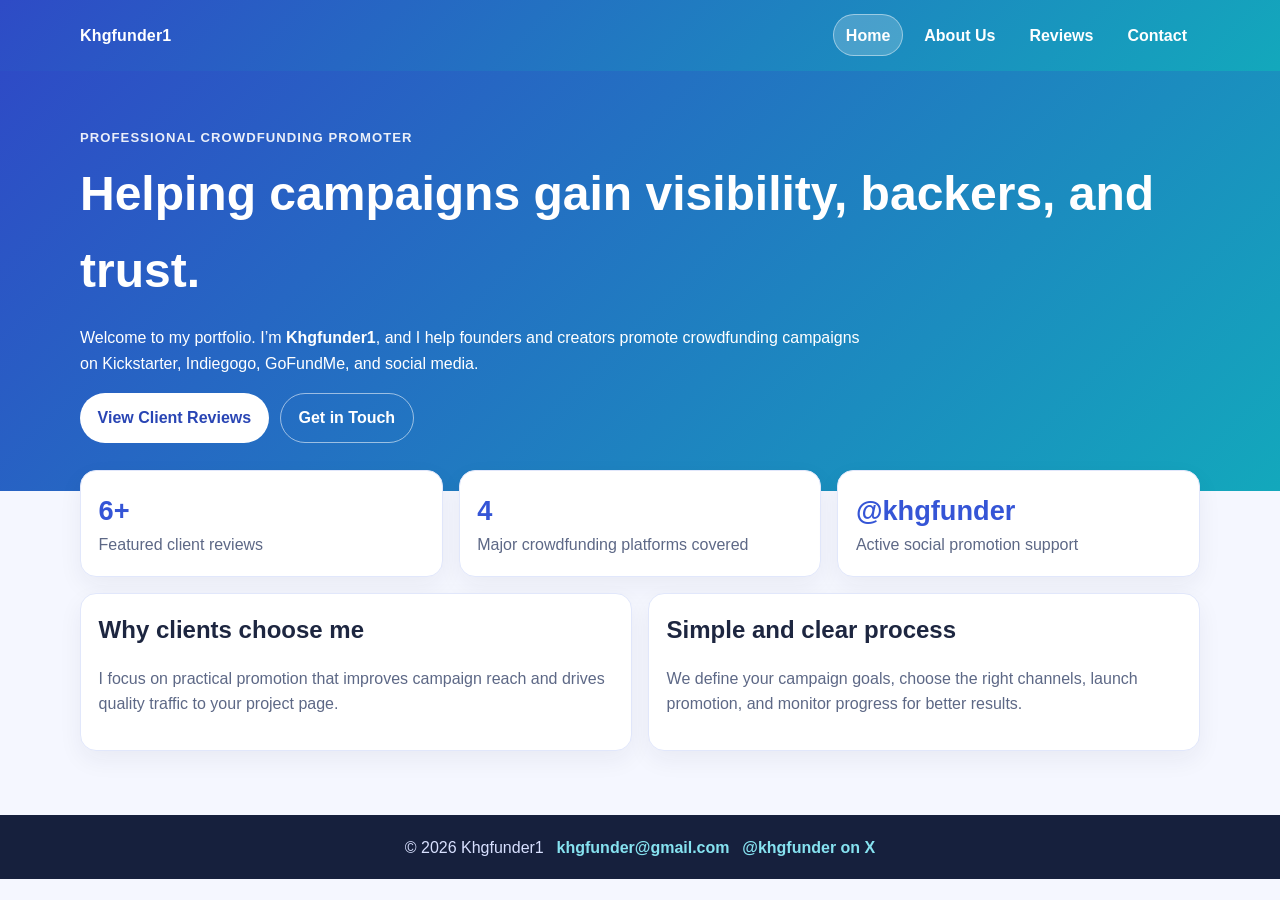
<file: index.html>
<!DOCTYPE html>
<html lang="en">
  <head>
    <meta charset="UTF-8" />
    <meta name="viewport" content="width=device-width, initial-scale=1.0" />
    <title>Khgfunder1 | Home</title>
    <meta
      name="description"
      content="Khgfunder1 is a professional crowdfunding promoter helping campaigns grow across multiple platforms and social media channels."
    />
    <link rel="stylesheet" href="styles.css" />
  </head>
  <body>
    <header class="site-header">
      <div class="container nav">
        <a class="brand" href="index.html">Khgfunder1</a>
        <nav class="nav-links" aria-label="Main Navigation">
          <a class="active" href="index.html">Home</a>
          <a href="about.html">About Us</a>
          <a href="reviews.html">Reviews</a>
          <a href="contact.html">Contact</a>
        </nav>
      </div>
    </header>

    <section class="hero">
      <div class="container">
        <p class="eyebrow">Professional Crowdfunding Promoter</p>
        <h1>Helping campaigns gain visibility, backers, and trust.</h1>
        <p>
          Welcome to my portfolio. I’m <strong>Khgfunder1</strong>, and I help founders and creators
          promote crowdfunding campaigns on Kickstarter, Indiegogo, GoFundMe, and social media.
        </p>
        <div class="actions">
          <a class="btn btn-primary" href="reviews.html">View Client Reviews</a>
          <a class="btn btn-secondary" href="contact.html">Get in Touch</a>
        </div>
      </div>
    </section>

    <main class="container">
      <section class="grid stats-grid">
        <article class="card stat">
          <strong>6+</strong>
          <span>Featured client reviews</span>
        </article>
        <article class="card stat">
          <strong>4</strong>
          <span>Major crowdfunding platforms covered</span>
        </article>
        <article class="card stat">
          <strong>@khgfunder</strong>
          <span>Active social promotion support</span>
        </article>
      </section>

      <section class="section grid two-col">
        <article class="card">
          <h2>Why clients choose me</h2>
          <p class="muted">
            I focus on practical promotion that improves campaign reach and drives quality traffic
            to your project page.
          </p>
        </article>
        <article class="card">
          <h2>Simple and clear process</h2>
          <p class="muted">
            We define your campaign goals, choose the right channels, launch promotion, and monitor
            progress for better results.
          </p>
        </article>
      </section>
    </main>

    <footer class="site-footer">
      <div class="container footer-wrap">
        <span>© <span data-year></span> Khgfunder1</span>
        <a href="mailto:khgfunder@gmail.com">khgfunder@gmail.com</a>
        <a href="https://x.com/khgfunder" target="_blank" rel="noreferrer">@khgfunder on X</a>
      </div>
    </footer>

    <script src="script.js"></script>
  </body>
</html>
</file>
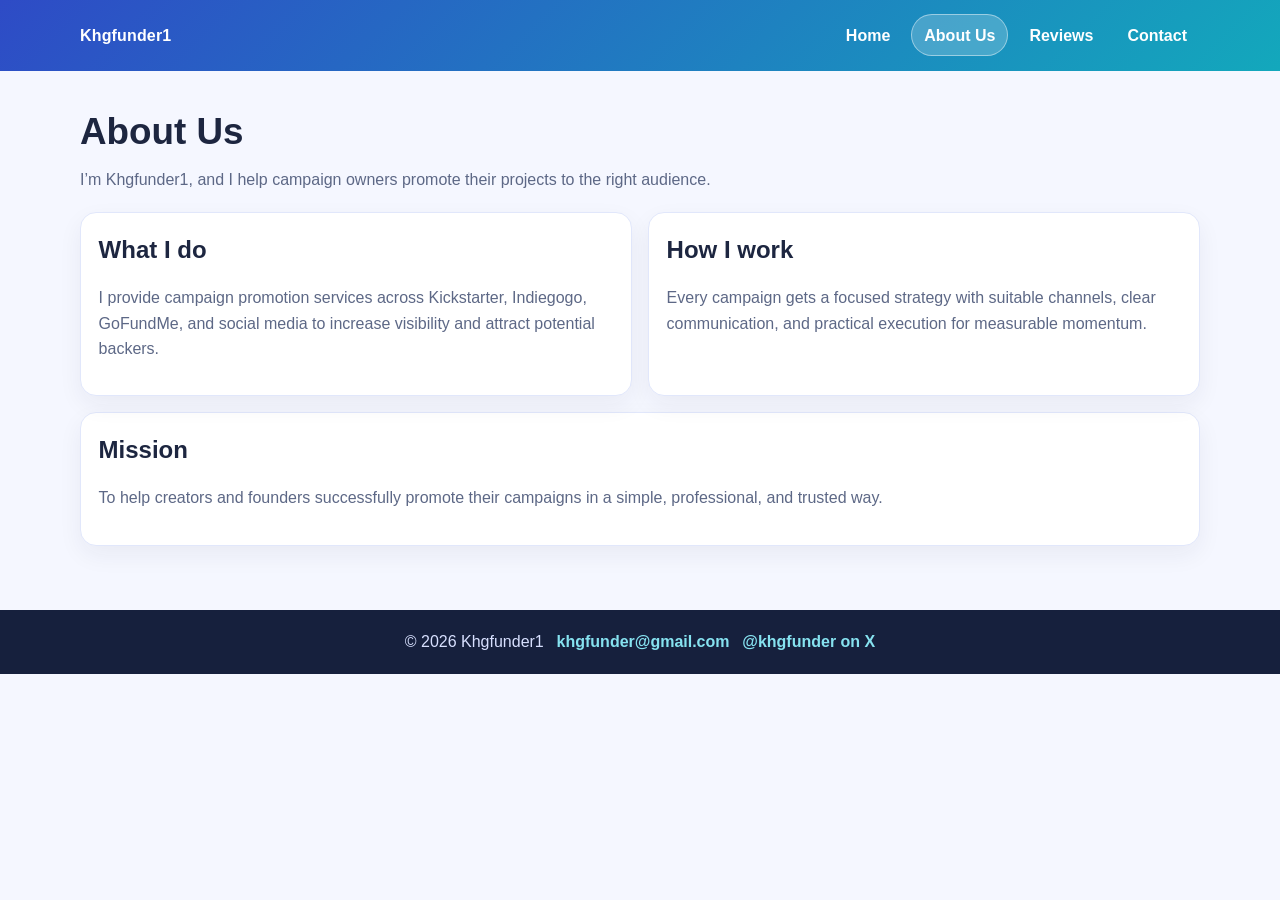
<file: about.html>
<!DOCTYPE html>
<html lang="en">
  <head>
    <meta charset="UTF-8" />
    <meta name="viewport" content="width=device-width, initial-scale=1.0" />
    <title>Khgfunder1 | About Us</title>
    <meta
      name="description"
      content="Learn about Khgfunder1, a professional crowdfunding promoter supporting campaigns across major platforms."
    />
    <link rel="stylesheet" href="styles.css" />
  </head>
  <body>
    <header class="site-header">
      <div class="container nav">
        <a class="brand" href="index.html">Khgfunder1</a>
        <nav class="nav-links" aria-label="Main Navigation">
          <a href="index.html">Home</a>
          <a class="active" href="about.html">About Us</a>
          <a href="reviews.html">Reviews</a>
          <a href="contact.html">Contact</a>
        </nav>
      </div>
    </header>

    <main class="container">
      <h1 class="page-title">About Us</h1>
      <p class="page-intro">
        I’m Khgfunder1, and I help campaign owners promote their projects to the right audience.
      </p>

      <section class="section grid two-col">
        <article class="card">
          <h2>What I do</h2>
          <p class="muted">
            I provide campaign promotion services across Kickstarter, Indiegogo, GoFundMe, and
            social media to increase visibility and attract potential backers.
          </p>
        </article>

        <article class="card">
          <h2>How I work</h2>
          <p class="muted">
            Every campaign gets a focused strategy with suitable channels, clear communication, and
            practical execution for measurable momentum.
          </p>
        </article>
      </section>

      <section class="section card">
        <h2>Mission</h2>
        <p class="muted">
          To help creators and founders successfully promote their campaigns in a simple,
          professional, and trusted way.
        </p>
      </section>
    </main>

    <footer class="site-footer">
      <div class="container footer-wrap">
        <span>© <span data-year></span> Khgfunder1</span>
        <a href="mailto:khgfunder@gmail.com">khgfunder@gmail.com</a>
        <a href="https://x.com/khgfunder" target="_blank" rel="noreferrer">@khgfunder on X</a>
      </div>
    </footer>

    <script src="script.js"></script>
  </body>
</html>
</file>
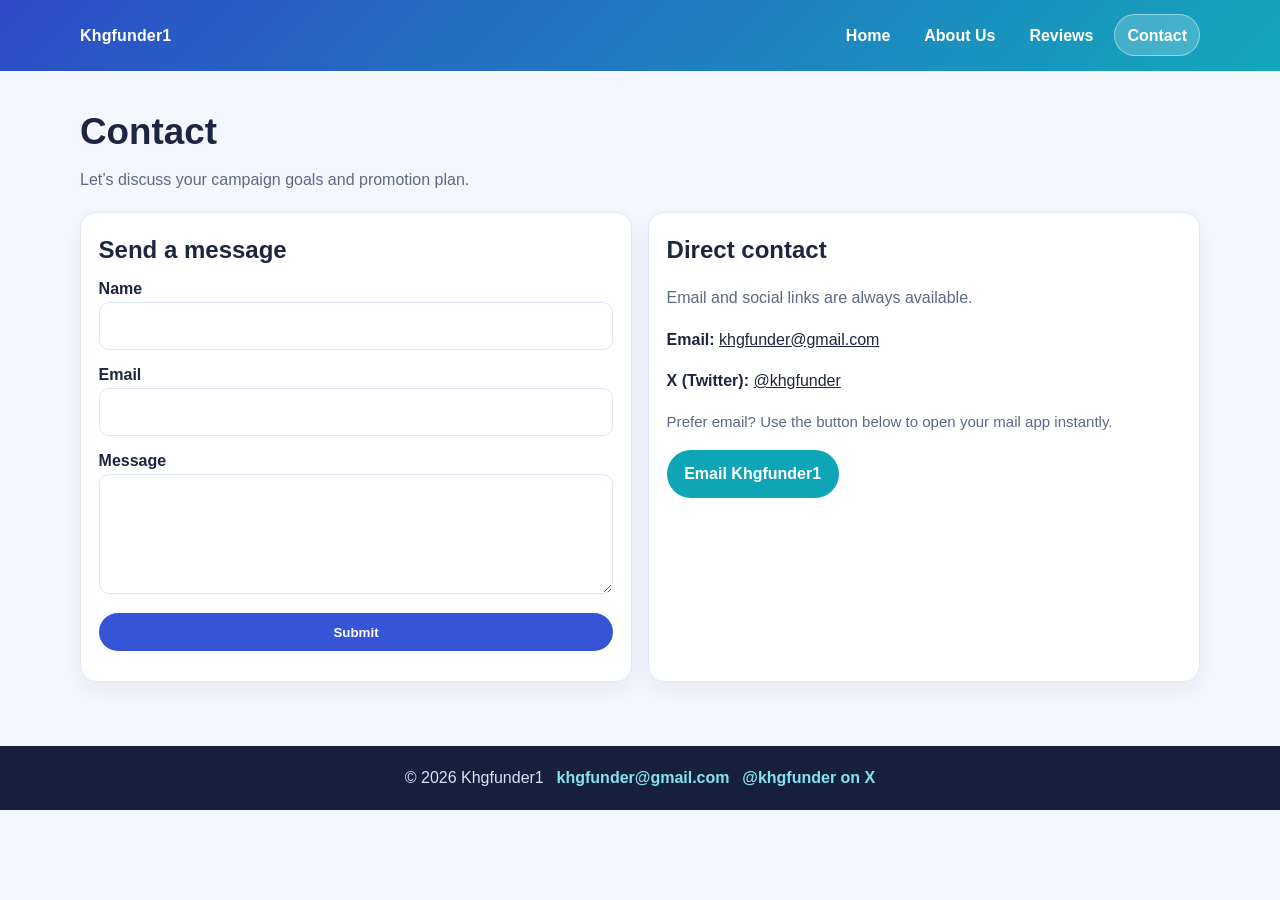
<file: contact.html>
<!DOCTYPE html>
<html lang="en">
  <head>
    <meta charset="UTF-8" />
    <meta name="viewport" content="width=device-width, initial-scale=1.0" />
    <title>Khgfunder1 | Contact</title>
    <meta
      name="description"
      content="Contact Khgfunder1 for crowdfunding promotion support via email or X."
    />
    <link rel="stylesheet" href="styles.css" />
  </head>
  <body>
    <header class="site-header">
      <div class="container nav">
        <a class="brand" href="index.html">Khgfunder1</a>
        <nav class="nav-links" aria-label="Main Navigation">
          <a href="index.html">Home</a>
          <a href="about.html">About Us</a>
          <a href="reviews.html">Reviews</a>
          <a class="active" href="contact.html">Contact</a>
        </nav>
      </div>
    </header>

    <main class="container">
      <h1 class="page-title">Contact</h1>
      <p class="page-intro">Let’s discuss your campaign goals and promotion plan.</p>

      <section class="section grid two-col">
        <article class="card">
          <h2>Send a message</h2>
          <form class="contact-form" id="contact-form">
            <div>
              <label for="name">Name</label>
              <input id="name" name="name" type="text" required />
            </div>
            <div>
              <label for="email">Email</label>
              <input id="email" name="email" type="email" required />
            </div>
            <div>
              <label for="message">Message</label>
              <textarea id="message" name="message" required></textarea>
            </div>
            <button class="btn" style="background: var(--primary); color: #fff" type="submit">
              Submit
            </button>
            <p id="form-status" class="form-note" aria-live="polite"></p>
          </form>
        </article>

        <article class="card">
          <h2>Direct contact</h2>
          <p class="muted">Email and social links are always available.</p>
          <p><strong>Email:</strong> <a href="mailto:khgfunder@gmail.com">khgfunder@gmail.com</a></p>
          <p><strong>X (Twitter):</strong> <a href="https://x.com/khgfunder" target="_blank" rel="noreferrer">@khgfunder</a></p>
          <p class="form-note">
            Prefer email? Use the button below to open your mail app instantly.
          </p>
          <p>
            <a class="btn" style="background: var(--accent); color: #fff" href="mailto:khgfunder@gmail.com">
              Email Khgfunder1
            </a>
          </p>
        </article>
      </section>
    </main>

    <footer class="site-footer">
      <div class="container footer-wrap">
        <span>© <span data-year></span> Khgfunder1</span>
        <a href="mailto:khgfunder@gmail.com">khgfunder@gmail.com</a>
        <a href="https://x.com/khgfunder" target="_blank" rel="noreferrer">@khgfunder on X</a>
      </div>
    </footer>

    <script src="script.js"></script>
  </body>
</html>
</file>
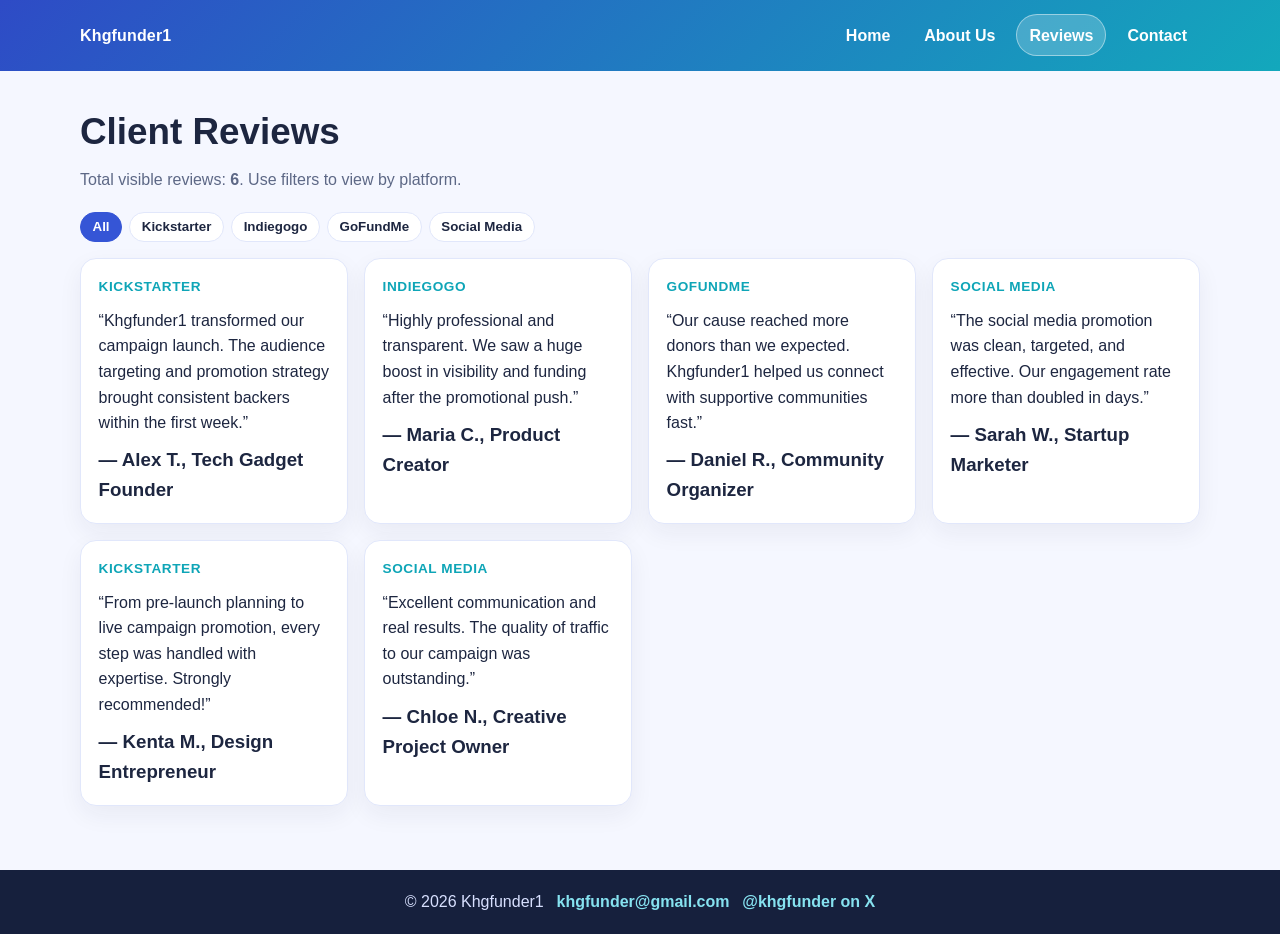
<file: reviews.html>
<!DOCTYPE html>
<html lang="en">
  <head>
    <meta charset="UTF-8" />
    <meta name="viewport" content="width=device-width, initial-scale=1.0" />
    <title>Khgfunder1 | Reviews</title>
    <meta
      name="description"
      content="Read client reviews of Khgfunder1's crowdfunding promotion services across multiple platforms."
    />
    <link rel="stylesheet" href="styles.css" />
  </head>
  <body>
    <header class="site-header">
      <div class="container nav">
        <a class="brand" href="index.html">Khgfunder1</a>
        <nav class="nav-links" aria-label="Main Navigation">
          <a href="index.html">Home</a>
          <a href="about.html">About Us</a>
          <a class="active" href="reviews.html">Reviews</a>
          <a href="contact.html">Contact</a>
        </nav>
      </div>
    </header>

    <main class="container">
      <h1 class="page-title">Client Reviews</h1>
      <p class="page-intro">
        Total visible reviews: <strong id="review-count">6</strong>. Use filters to view by
        platform.
      </p>

      <div class="filters" role="group" aria-label="Filter reviews by platform">
        <button class="filter-btn active" data-filter="all">All</button>
        <button class="filter-btn" data-filter="kickstarter">Kickstarter</button>
        <button class="filter-btn" data-filter="indiegogo">Indiegogo</button>
        <button class="filter-btn" data-filter="gofundme">GoFundMe</button>
        <button class="filter-btn" data-filter="social">Social Media</button>
      </div>

      <section class="grid review-grid section">
        <article class="card review-card" data-platform="kickstarter">
          <p class="platform">Kickstarter</p>
          <p>
            “Khgfunder1 transformed our campaign launch. The audience targeting and promotion
            strategy brought consistent backers within the first week.”
          </p>
          <h3>— Alex T., Tech Gadget Founder</h3>
        </article>

        <article class="card review-card" data-platform="indiegogo">
          <p class="platform">Indiegogo</p>
          <p>
            “Highly professional and transparent. We saw a huge boost in visibility and funding
            after the promotional push.”
          </p>
          <h3>— Maria C., Product Creator</h3>
        </article>

        <article class="card review-card" data-platform="gofundme">
          <p class="platform">GoFundMe</p>
          <p>
            “Our cause reached more donors than we expected. Khgfunder1 helped us connect with
            supportive communities fast.”
          </p>
          <h3>— Daniel R., Community Organizer</h3>
        </article>

        <article class="card review-card" data-platform="social">
          <p class="platform">Social Media</p>
          <p>
            “The social media promotion was clean, targeted, and effective. Our engagement rate
            more than doubled in days.”
          </p>
          <h3>— Sarah W., Startup Marketer</h3>
        </article>

        <article class="card review-card" data-platform="kickstarter">
          <p class="platform">Kickstarter</p>
          <p>
            “From pre-launch planning to live campaign promotion, every step was handled with
            expertise. Strongly recommended!”
          </p>
          <h3>— Kenta M., Design Entrepreneur</h3>
        </article>

        <article class="card review-card" data-platform="social">
          <p class="platform">Social Media</p>
          <p>
            “Excellent communication and real results. The quality of traffic to our campaign was
            outstanding.”
          </p>
          <h3>— Chloe N., Creative Project Owner</h3>
        </article>
      </section>
    </main>

    <footer class="site-footer">
      <div class="container footer-wrap">
        <span>© <span data-year></span> Khgfunder1</span>
        <a href="mailto:khgfunder@gmail.com">khgfunder@gmail.com</a>
        <a href="https://x.com/khgfunder" target="_blank" rel="noreferrer">@khgfunder on X</a>
      </div>
    </footer>

    <script src="script.js"></script>
  </body>
</html>
</file>
<file: styles.css>
:root {
  --bg: #f5f7ff;
  --surface: #ffffff;
  --text: #1d2640;
  --muted: #5d6886;
  --primary: #3555d6;
  --primary-dark: #2945b4;
  --accent: #0ea5b7;
  --border: #e1e7fb;
  --footer: #16203d;
}

* {
  box-sizing: border-box;
}

body {
  margin: 0;
  font-family: "Inter", "Segoe UI", Tahoma, Geneva, Verdana, sans-serif;
  color: var(--text);
  background: var(--bg);
  line-height: 1.6;
}

a {
  color: inherit;
}

.container {
  width: min(1120px, 92%);
  margin: 0 auto;
}

.site-header {
  background: linear-gradient(135deg, #2e4bc6, #13a8bc);
  color: #fff;
  position: sticky;
  top: 0;
  z-index: 20;
}

.nav {
  display: flex;
  align-items: center;
  justify-content: space-between;
  padding: 0.9rem 0;
  gap: 1rem;
}

.brand {
  text-decoration: none;
  font-weight: 800;
  letter-spacing: 0.01em;
}

.nav-links {
  display: flex;
  flex-wrap: wrap;
  gap: 0.5rem;
}

.nav-links a {
  text-decoration: none;
  padding: 0.45rem 0.75rem;
  border-radius: 999px;
  border: 1px solid transparent;
  font-weight: 600;
}

.nav-links a:hover,
.nav-links a.active {
  background: rgba(255, 255, 255, 0.2);
  border-color: rgba(255, 255, 255, 0.45);
}

.hero {
  color: #fff;
  background: linear-gradient(135deg, #2e4bc6, #13a8bc);
  padding: 3.5rem 0 3rem;
}

.eyebrow {
  margin: 0;
  text-transform: uppercase;
  letter-spacing: 0.08em;
  opacity: 0.9;
  font-weight: 700;
  font-size: 0.82rem;
}

h1 {
  margin: 0.5rem 0 0.9rem;
  font-size: clamp(1.9rem, 4.2vw, 3rem);
}

.page-title {
  margin: 0;
  padding: 2rem 0 0.35rem;
  font-size: clamp(1.7rem, 3.2vw, 2.3rem);
}

.page-intro {
  margin: 0 0 1.2rem;
  color: var(--muted);
}

.hero p {
  max-width: 780px;
}

.actions {
  display: flex;
  flex-wrap: wrap;
  gap: 0.7rem;
}

.btn {
  display: inline-flex;
  align-items: center;
  justify-content: center;
  text-decoration: none;
  border: none;
  border-radius: 999px;
  padding: 0.72rem 1.1rem;
  font-weight: 700;
  cursor: pointer;
}

.btn-primary {
  background: #fff;
  color: var(--primary-dark);
}

.btn-secondary {
  background: transparent;
  color: #fff;
  border: 1px solid rgba(255, 255, 255, 0.55);
}

main {
  padding-bottom: 2rem;
}

.grid {
  display: grid;
  gap: 1rem;
}

.stats-grid {
  grid-template-columns: repeat(auto-fit, minmax(180px, 1fr));
  margin-top: -1.3rem;
}

.card {
  background: var(--surface);
  border: 1px solid var(--border);
  border-radius: 16px;
  padding: 1.1rem;
  box-shadow: 0 9px 24px rgba(29, 38, 64, 0.06);
}

.stat strong {
  display: block;
  color: var(--primary);
  font-size: 1.7rem;
}

.stat span {
  color: var(--muted);
}

.two-col {
  grid-template-columns: repeat(auto-fit, minmax(260px, 1fr));
}

.section {
  margin-top: 1rem;
}

.section h2 {
  margin: 0 0 0.45rem;
}

.muted {
  color: var(--muted);
}

.filters {
  display: flex;
  gap: 0.45rem;
  flex-wrap: wrap;
  margin: 0.7rem 0 1rem;
}

.filter-btn {
  border: 1px solid var(--border);
  background: var(--surface);
  color: var(--text);
  border-radius: 999px;
  padding: 0.4rem 0.72rem;
  cursor: pointer;
  font-weight: 600;
}

.filter-btn.active {
  background: var(--primary);
  border-color: var(--primary);
  color: #fff;
}

.review-grid {
  grid-template-columns: repeat(auto-fit, minmax(240px, 1fr));
}

.review-card {
  display: flex;
  flex-direction: column;
  gap: 0.6rem;
}

.platform {
  margin: 0;
  color: var(--accent);
  text-transform: uppercase;
  letter-spacing: 0.04em;
  font-size: 0.85rem;
  font-weight: 800;
}

.review-card p,
.review-card h3 {
  margin: 0;
}

.contact-form {
  display: grid;
  gap: 0.75rem;
}

label {
  font-weight: 600;
}

input,
textarea {
  width: 100%;
  border: 1px solid var(--border);
  border-radius: 10px;
  padding: 0.65rem 0.7rem;
  font: inherit;
  color: var(--text);
}

textarea {
  min-height: 120px;
  resize: vertical;
}

.form-note {
  margin: 0;
  font-size: 0.94rem;
  color: var(--muted);
}

.site-footer {
  background: var(--footer);
  color: #d8e0ff;
  padding: 1.2rem 0;
  margin-top: 2rem;
}

.footer-wrap {
  display: flex;
  flex-wrap: wrap;
  gap: 0.8rem;
  justify-content: center;
  align-items: center;
}

.site-footer a {
  color: #86e2f0;
  text-decoration: none;
  font-weight: 700;
}

@media (max-width: 640px) {
  .nav {
    flex-direction: column;
    align-items: flex-start;
  }

  .btn {
    width: 100%;
  }
}
</file>
